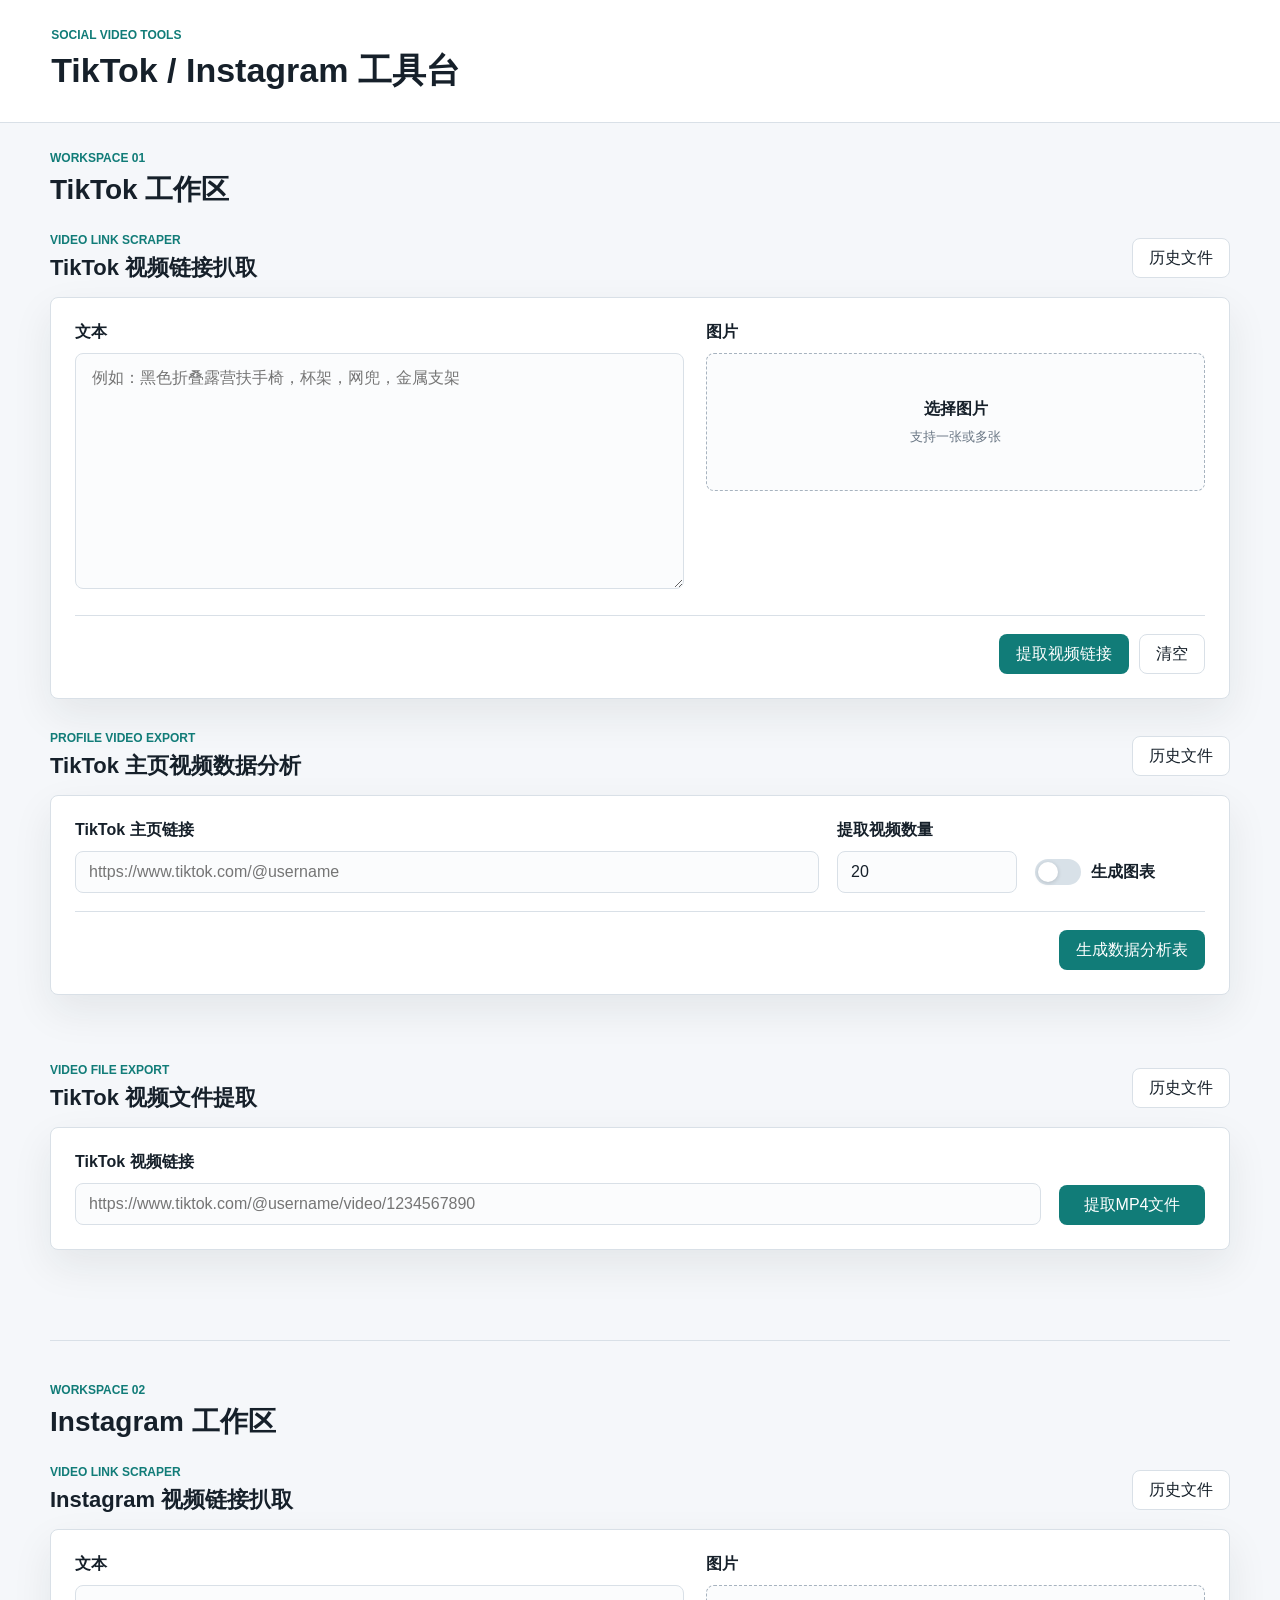
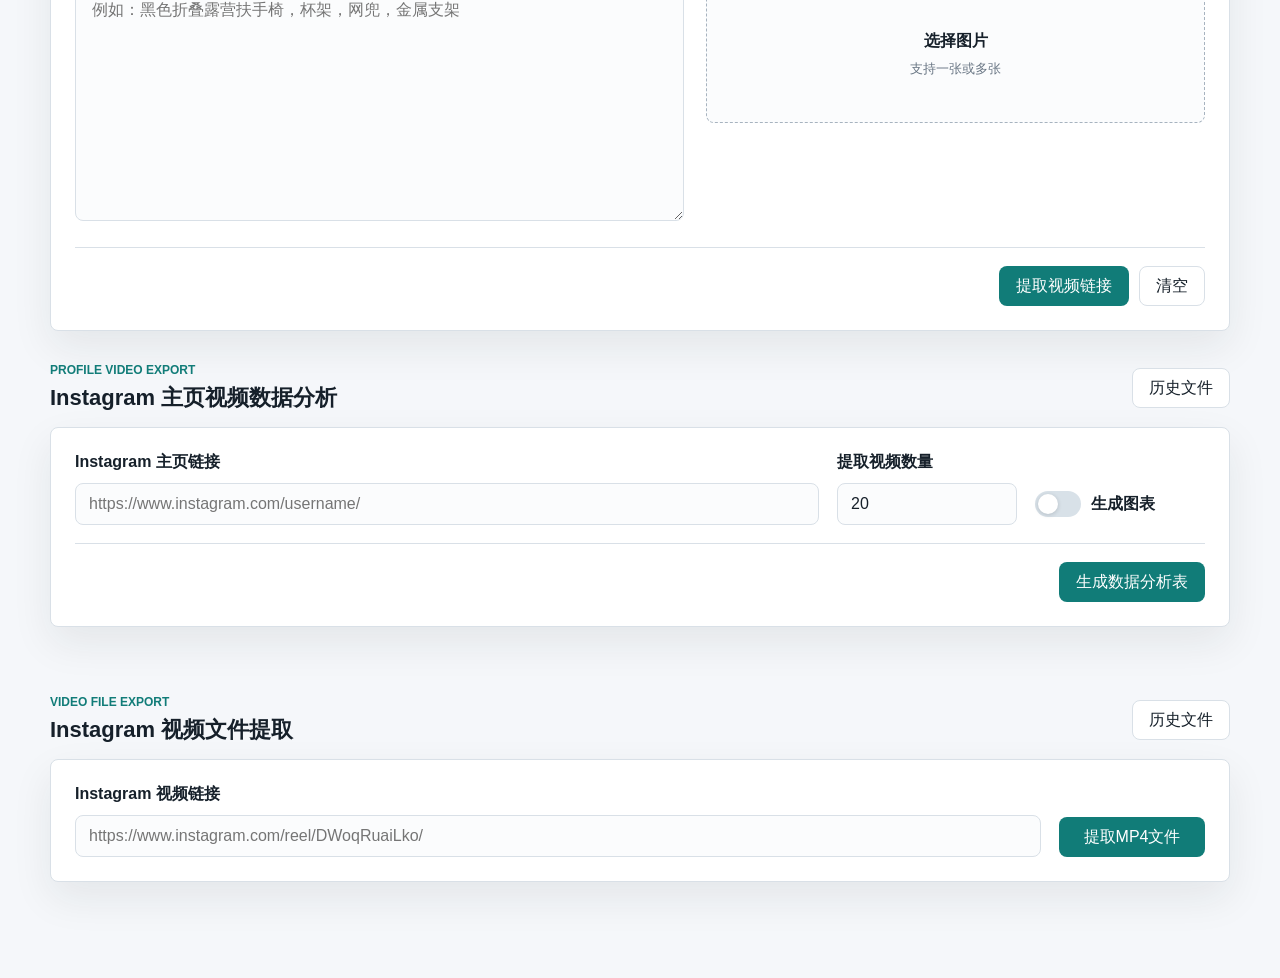
<file: tiktok-tools-web-suite/scripts/tiktok-tools-web/index.html>
<!doctype html>
<html lang="zh-CN">
  <head>
    <meta charset="utf-8" />
    <meta name="viewport" content="width=device-width, initial-scale=1" />
    <title>TikTok / Instagram 工具台</title>
    <link rel="stylesheet" href="styles.css" />
  </head>
  <body>
    <header class="topbar">
      <div>
        <p class="eyebrow">Social Video Tools</p>
        <h1>TikTok / Instagram 工具台</h1>
      </div>
    </header>

    <main class="shell">
      <section class="platform-workspace" id="tiktok-workspace">
        <div class="platform-head">
          <p class="eyebrow">Workspace 01</p>
          <h2>TikTok 工作区</h2>
        </div>

        <section class="module" id="link-module">
          <div class="section-head">
            <div>
              <p class="eyebrow">Video Link Scraper</p>
              <h2>TikTok 视频链接扒取</h2>
            </div>
            <a class="secondary nav-link" href="history.html">历史文件</a>
          </div>

          <form class="workspace" id="extract-form">
            <div class="field">
              <label for="query-text">文本</label>
              <textarea
                id="query-text"
                name="queryText"
                rows="7"
                placeholder="例如：黑色折叠露营扶手椅，杯架，网兜，金属支架"
                required
              ></textarea>
            </div>

            <div class="field">
              <label for="image-input">图片</label>
              <label class="upload-box" for="image-input">
                <span class="upload-title">选择图片</span>
                <span class="upload-subtitle">支持一张或多张</span>
              </label>
              <input id="image-input" name="images" type="file" accept="image/*" multiple />
              <div class="image-grid" id="image-preview" aria-live="polite"></div>
            </div>

            <div class="actions">
              <button class="primary" id="submit-button" type="submit">提取视频链接</button>
              <button class="secondary" id="clear-button" type="button">清空</button>
            </div>
          </form>

          <section class="result-panel" id="result-panel" hidden>
            <div class="result-head">
              <div>
                <p class="eyebrow">Result</p>
                <h2 id="result-title">已生成</h2>
              </div>
              <a class="download-link" id="download-link" href="#" download>下载表格</a>
            </div>
            <div class="table-wrap">
              <table>
                <thead>
                  <tr>
                    <th>视频链接</th>
                  </tr>
                </thead>
                <tbody id="result-rows"></tbody>
              </table>
            </div>
          </section>
        </section>

        <section class="module" id="profile-module">
          <div class="section-head">
            <div>
              <p class="eyebrow">Profile Video Export</p>
              <h2>TikTok 主页视频数据分析</h2>
            </div>
            <a class="secondary nav-link" href="profile-history.html">历史文件</a>
          </div>

          <form class="profile-workspace" id="profile-form">
            <label class="field">
              <span>TikTok 主页链接</span>
              <input
                id="profile-url"
                name="profileUrl"
                type="url"
                inputmode="url"
                placeholder="https://www.tiktok.com/@username"
                autocomplete="off"
                required
              />
            </label>

            <label class="field count-field">
              <span>提取视频数量</span>
              <input id="video-count" name="count" type="number" min="1" step="1" value="20" required />
            </label>

            <label class="chart-toggle">
              <input id="generate-chart" name="generateChart" type="checkbox" />
              <span class="switch" aria-hidden="true"><span></span></span>
              <span class="toggle-text">生成图表</span>
            </label>

            <div class="actions profile-actions">
              <button class="primary" id="profile-button" type="submit">生成数据分析表</button>
            </div>
          </form>

          <div id="profile-status" class="status" role="status" aria-live="polite"></div>
          <section class="result-panel" id="profile-result" hidden>
            <div class="result-head">
              <div>
                <p class="eyebrow">Result</p>
                <h2 id="profile-file-summary">已生成</h2>
              </div>
              <div id="profile-download-list" class="download-list"></div>
            </div>
          </section>
        </section>

        <section class="module" id="video-file-module">
          <div class="section-head">
            <div>
              <p class="eyebrow">Video File Export</p>
              <h2>TikTok 视频文件提取</h2>
            </div>
            <a class="secondary nav-link" href="video-file-history.html">历史文件</a>
          </div>

          <form class="video-file-workspace" id="video-file-form">
            <label class="field video-file-field">
              <span>TikTok 视频链接</span>
              <input
                id="video-file-url"
                name="videoFileUrl"
                type="url"
                inputmode="url"
                placeholder="https://www.tiktok.com/@username/video/1234567890"
                autocomplete="off"
                required
              />
            </label>

            <div class="actions video-file-actions">
              <button class="primary" id="video-file-button" type="submit">提取MP4文件</button>
            </div>
          </form>

          <div id="video-file-status" class="status" role="status" aria-live="polite"></div>
          <section class="result-panel" id="video-file-result" hidden>
            <div class="result-head">
              <div>
                <p class="eyebrow">Result</p>
                <h2 id="video-file-summary">已生成 MP4 文件</h2>
              </div>
              <a class="download-link" id="video-file-download" href="#" download>下载MP4</a>
            </div>
          </section>
        </section>
      </section>

      <section class="platform-workspace" id="instagram-workspace">
        <div class="platform-head">
          <p class="eyebrow">Workspace 02</p>
          <h2>Instagram 工作区</h2>
        </div>

        <section class="module" id="instagram-link-module">
          <div class="section-head">
            <div>
              <p class="eyebrow">Video Link Scraper</p>
              <h2>Instagram 视频链接扒取</h2>
            </div>
            <a class="secondary nav-link" href="instagram-link-history.html">历史文件</a>
          </div>

          <form class="workspace" id="instagram-link-form">
            <div class="field">
              <label for="instagram-query-text">文本</label>
              <textarea
                id="instagram-query-text"
                name="queryText"
                rows="7"
                placeholder="例如：黑色折叠露营扶手椅，杯架，网兜，金属支架"
                required
              ></textarea>
            </div>

            <div class="field">
              <label for="instagram-image-input">图片</label>
              <label class="upload-box" for="instagram-image-input">
                <span class="upload-title">选择图片</span>
                <span class="upload-subtitle">支持一张或多张</span>
              </label>
              <input id="instagram-image-input" name="images" type="file" accept="image/*" multiple />
              <div class="image-grid" id="instagram-image-preview" aria-live="polite"></div>
            </div>

            <div class="actions">
              <button class="primary" id="instagram-link-button" type="submit">提取视频链接</button>
              <button class="secondary" id="instagram-link-clear" type="button">清空</button>
            </div>
          </form>

          <section class="result-panel" id="instagram-link-result" hidden>
            <div class="result-head">
              <div>
                <p class="eyebrow">Result</p>
                <h2 id="instagram-link-title">已生成</h2>
              </div>
              <a class="download-link" id="instagram-link-download" href="#" download>下载表格</a>
            </div>
            <div class="table-wrap">
              <table>
                <thead>
                  <tr>
                    <th>视频链接</th>
                  </tr>
                </thead>
                <tbody id="instagram-link-rows"></tbody>
              </table>
            </div>
          </section>
        </section>

        <section class="module" id="instagram-profile-module">
          <div class="section-head">
            <div>
              <p class="eyebrow">Profile Video Export</p>
              <h2>Instagram 主页视频数据分析</h2>
            </div>
            <a class="secondary nav-link" href="instagram-profile-history.html">历史文件</a>
          </div>

          <form class="profile-workspace" id="instagram-profile-form">
            <label class="field">
              <span>Instagram 主页链接</span>
              <input
                id="instagram-profile-url"
                name="profileUrl"
                type="url"
                inputmode="url"
                placeholder="https://www.instagram.com/username/"
                autocomplete="off"
                required
              />
            </label>

            <label class="field count-field">
              <span>提取视频数量</span>
              <input id="instagram-video-count" name="count" type="number" min="1" step="1" value="20" required />
            </label>

            <label class="chart-toggle">
              <input id="instagram-generate-chart" name="generateChart" type="checkbox" />
              <span class="switch" aria-hidden="true"><span></span></span>
              <span class="toggle-text">生成图表</span>
            </label>

            <div class="actions profile-actions">
              <button class="primary" id="instagram-profile-button" type="submit">生成数据分析表</button>
            </div>
          </form>

          <div id="instagram-profile-status" class="status" role="status" aria-live="polite"></div>
          <section class="result-panel" id="instagram-profile-result" hidden>
            <div class="result-head">
              <div>
                <p class="eyebrow">Result</p>
                <h2 id="instagram-profile-summary">已生成</h2>
              </div>
              <div id="instagram-profile-download-list" class="download-list"></div>
            </div>
          </section>
        </section>

        <section class="module" id="instagram-module">
          <div class="section-head">
            <div>
              <p class="eyebrow">Video File Export</p>
              <h2>Instagram 视频文件提取</h2>
            </div>
            <a class="secondary nav-link" href="instagram-history.html">历史文件</a>
          </div>

          <form class="video-file-workspace" id="instagram-form">
            <label class="field video-file-field">
              <span>Instagram 视频链接</span>
              <input
                id="instagram-url"
                name="instagramUrl"
                type="url"
                inputmode="url"
                placeholder="https://www.instagram.com/reel/DWoqRuaiLko/"
                autocomplete="off"
                required
              />
            </label>

            <div class="actions video-file-actions">
              <button class="primary" id="instagram-button" type="submit">提取MP4文件</button>
            </div>
          </form>

          <div id="instagram-status" class="status" role="status" aria-live="polite"></div>
          <section class="result-panel" id="instagram-result" hidden>
            <div class="result-head">
              <div>
                <p class="eyebrow">Result</p>
                <h2 id="instagram-summary">已生成 MP4 文件</h2>
              </div>
              <a class="download-link" id="instagram-download" href="#" download>下载MP4</a>
            </div>
          </section>
        </section>
      </section>
    </main>

    <div class="toast" id="toast" role="status" aria-live="polite"></div>
    <script src="app.js?v=20260716-instagram-workspace"></script>
  </body>
</html>
</file>
<file: tiktok-tools-web-suite/scripts/tiktok-tools-web/styles.css>
:root {
  --bg: #f5f7fa;
  --panel: #ffffff;
  --ink: #16202a;
  --muted: #697684;
  --line: #d9e0e7;
  --teal: #117c78;
  --teal-dark: #0d5f5c;
  --amber: #b46a00;
  --rose: #b42345;
  --shadow: 0 16px 40px rgba(22, 32, 42, 0.08);
}

* {
  box-sizing: border-box;
}

body {
  margin: 0;
  min-height: 100vh;
  color: var(--ink);
  background: var(--bg);
  font-family: "Microsoft YaHei", "PingFang SC", Arial, sans-serif;
}

button,
input,
textarea {
  font: inherit;
}

.topbar {
  display: flex;
  align-items: center;
  justify-content: space-between;
  gap: 24px;
  padding: 28px clamp(18px, 4vw, 56px);
  background: var(--panel);
  border-bottom: 1px solid var(--line);
}

.eyebrow {
  margin: 0 0 6px;
  color: var(--teal);
  font-size: 12px;
  font-weight: 700;
  letter-spacing: 0;
  text-transform: uppercase;
}

h1,
h2 {
  margin: 0;
  letter-spacing: 0;
}

h1 {
  font-size: clamp(24px, 3vw, 34px);
}

h2 {
  font-size: 22px;
}

.tabs {
  display: inline-flex;
  padding: 4px;
  background: #edf2f5;
  border: 1px solid var(--line);
  border-radius: 8px;
}

.tab {
  min-width: 96px;
  height: 38px;
  border: 0;
  border-radius: 6px;
  color: var(--muted);
  background: transparent;
  cursor: pointer;
}

.tab.active {
  color: var(--ink);
  background: var(--panel);
  box-shadow: 0 1px 4px rgba(22, 32, 42, 0.12);
}

.shell {
  width: min(1180px, calc(100% - 36px));
  margin: 28px auto 60px;
}

.platform-workspace + .platform-workspace {
  margin-top: 54px;
  padding-top: 42px;
  border-top: 1px solid var(--line);
}

.platform-head {
  margin-bottom: 24px;
}

.platform-head h2 {
  font-size: 28px;
}

.module + .module {
  margin-top: 32px;
}

.section-head {
  display: flex;
  align-items: center;
  justify-content: space-between;
  gap: 16px;
  margin-bottom: 14px;
}

.view {
  display: none;
}

.view.active {
  display: block;
}

.workspace {
  display: grid;
  grid-template-columns: minmax(0, 1.1fr) minmax(320px, 0.9fr);
  gap: 22px;
  padding: 24px;
  background: var(--panel);
  border: 1px solid var(--line);
  border-radius: 8px;
  box-shadow: var(--shadow);
}

.field {
  min-width: 0;
}

.field label:first-child {
  display: block;
  margin-bottom: 10px;
  color: var(--ink);
  font-weight: 700;
}

textarea {
  width: 100%;
  min-height: 236px;
  resize: vertical;
  padding: 14px 16px;
  color: var(--ink);
  background: #fbfcfd;
  border: 1px solid var(--line);
  border-radius: 8px;
  outline: none;
}

textarea:focus {
  border-color: var(--teal);
  box-shadow: 0 0 0 3px rgba(17, 124, 120, 0.14);
}

input[type="url"],
input[type="number"] {
  width: 100%;
  min-height: 42px;
  padding: 0 13px;
  color: var(--ink);
  background: #fbfcfd;
  border: 1px solid var(--line);
  border-radius: 8px;
  outline: none;
}

input[type="url"]:focus,
input[type="number"]:focus {
  border-color: var(--teal);
  box-shadow: 0 0 0 3px rgba(17, 124, 120, 0.14);
}

input[type="file"] {
  position: absolute;
  inline-size: 1px;
  block-size: 1px;
  overflow: hidden;
  clip: rect(0 0 0 0);
}

.upload-box {
  display: flex;
  min-height: 138px;
  align-items: center;
  justify-content: center;
  flex-direction: column;
  gap: 8px;
  padding: 18px;
  color: var(--muted);
  background: #fbfcfd;
  border: 1px dashed #a7b3bf;
  border-radius: 8px;
  cursor: pointer;
}

.upload-box:hover {
  border-color: var(--teal);
  color: var(--teal-dark);
}

.upload-title {
  color: var(--ink);
  font-weight: 800;
}

.upload-subtitle {
  font-size: 13px;
}

.image-grid {
  display: grid;
  grid-template-columns: repeat(auto-fill, minmax(92px, 1fr));
  gap: 10px;
  margin-top: 12px;
}

.thumb {
  overflow: hidden;
  background: #f0f3f6;
  border: 1px solid var(--line);
  border-radius: 8px;
}

.thumb img {
  display: block;
  width: 100%;
  aspect-ratio: 1;
  object-fit: cover;
}

.thumb span {
  display: block;
  padding: 7px;
  color: var(--muted);
  font-size: 12px;
  white-space: nowrap;
  overflow: hidden;
  text-overflow: ellipsis;
}

.actions {
  grid-column: 1 / -1;
  display: flex;
  justify-content: flex-end;
  gap: 10px;
  border-top: 1px solid var(--line);
  padding-top: 18px;
}

.profile-workspace {
  display: grid;
  grid-template-columns: minmax(0, 1fr) 180px 170px;
  gap: 18px;
  align-items: end;
  padding: 24px;
  background: var(--panel);
  border: 1px solid var(--line);
  border-radius: 8px;
  box-shadow: var(--shadow);
}

.video-file-workspace {
  display: grid;
  grid-template-columns: minmax(0, 1fr) auto;
  gap: 18px;
  align-items: end;
  padding: 24px;
  background: var(--panel);
  border: 1px solid var(--line);
  border-radius: 8px;
  box-shadow: var(--shadow);
}

.profile-workspace .field span {
  display: block;
  margin-bottom: 10px;
  color: var(--ink);
  font-weight: 700;
}

.video-file-workspace .field span {
  display: block;
  margin-bottom: 10px;
  color: var(--ink);
  font-weight: 700;
}

.chart-toggle {
  display: inline-flex;
  align-items: center;
  gap: 10px;
  min-height: 42px;
  cursor: pointer;
  user-select: none;
}

.chart-toggle input {
  position: absolute;
  inline-size: 1px;
  block-size: 1px;
  overflow: hidden;
  clip: rect(0 0 0 0);
}

.switch {
  display: inline-flex;
  align-items: center;
  width: 46px;
  height: 26px;
  padding: 3px;
  background: #d8e1e8;
  border-radius: 999px;
  transition: background 160ms ease;
}

.switch span {
  width: 20px;
  height: 20px;
  background: #fff;
  border-radius: 50%;
  box-shadow: 0 1px 4px rgba(22, 32, 42, 0.18);
  transition: transform 160ms ease;
}

.chart-toggle input:checked + .switch {
  background: var(--teal);
}

.chart-toggle input:checked + .switch span {
  transform: translateX(20px);
}

.toggle-text {
  color: var(--ink);
  font-weight: 700;
}

.profile-actions {
  grid-column: 1 / -1;
}

.video-file-actions {
  grid-column: auto;
  border-top: 0;
  padding-top: 0;
}

.video-file-actions .primary {
  min-width: 146px;
}

.status {
  min-height: 22px;
  margin-top: 14px;
  color: var(--muted);
  font-size: 14px;
}

.status.error {
  color: var(--rose);
}

.download-list {
  display: inline-flex;
  flex-wrap: wrap;
  gap: 10px;
  justify-content: flex-end;
}

.primary,
.secondary,
.download-link {
  display: inline-flex;
  align-items: center;
  justify-content: center;
  min-height: 40px;
  padding: 0 16px;
  border-radius: 8px;
  border: 1px solid transparent;
  text-decoration: none;
  cursor: pointer;
  white-space: nowrap;
}

.primary {
  color: #fff;
  background: var(--teal);
}

.primary:hover {
  background: var(--teal-dark);
}

.primary:disabled {
  cursor: wait;
  opacity: 0.72;
}

.secondary {
  color: var(--ink);
  background: #fff;
  border-color: var(--line);
}

.secondary:hover {
  border-color: #a7b3bf;
}

.download-link {
  color: #fff;
  background: var(--amber);
}

.history-actions {
  display: inline-flex;
  align-items: center;
  justify-content: flex-end;
  gap: 8px;
}

.danger {
  display: inline-flex;
  align-items: center;
  justify-content: center;
  min-height: 40px;
  padding: 0 16px;
  color: var(--rose);
  background: #fff;
  border: 1px solid #efb8c5;
  border-radius: 8px;
  cursor: pointer;
  white-space: nowrap;
}

.danger:hover {
  color: #fff;
  background: var(--rose);
  border-color: var(--rose);
}

.result-panel,
#history-view {
  margin-top: 22px;
  padding: 24px;
  background: var(--panel);
  border: 1px solid var(--line);
  border-radius: 8px;
  box-shadow: var(--shadow);
}

.result-head,
.history-head {
  display: flex;
  align-items: center;
  justify-content: space-between;
  gap: 16px;
  margin-bottom: 18px;
}

.table-wrap {
  overflow-x: auto;
  border: 1px solid var(--line);
  border-radius: 8px;
}

table {
  width: 100%;
  border-collapse: collapse;
  min-width: 760px;
}

th,
td {
  padding: 12px 14px;
  border-bottom: 1px solid var(--line);
  text-align: left;
  vertical-align: top;
  font-size: 14px;
}

th {
  color: var(--muted);
  background: #f7f9fb;
  font-weight: 700;
}

td a {
  color: var(--teal-dark);
  word-break: break-all;
}

tr:last-child td {
  border-bottom: 0;
}

.history-list {
  display: grid;
  gap: 12px;
}

.history-item {
  display: grid;
  grid-template-columns: 1fr auto;
  gap: 14px;
  align-items: center;
  padding: 16px;
  border: 1px solid var(--line);
  border-radius: 8px;
  background: #fbfcfd;
}

.history-item strong {
  display: block;
  margin-bottom: 6px;
}

.history-meta {
  color: var(--muted);
  font-size: 13px;
}

.empty {
  padding: 28px;
  color: var(--muted);
  text-align: center;
  border: 1px dashed var(--line);
  border-radius: 8px;
  background: #fbfcfd;
}

.toast {
  position: fixed;
  left: 50%;
  bottom: 24px;
  transform: translateX(-50%) translateY(18px);
  max-width: min(520px, calc(100% - 32px));
  padding: 12px 16px;
  color: #fff;
  background: var(--ink);
  border-radius: 8px;
  opacity: 0;
  pointer-events: none;
  transition: opacity 160ms ease, transform 160ms ease;
}

.toast.show {
  opacity: 1;
  transform: translateX(-50%) translateY(0);
}

.toast.error {
  background: var(--rose);
}

@media (max-width: 760px) {
  .topbar,
  .result-head,
  .history-head {
    align-items: stretch;
    flex-direction: column;
  }

  .tabs {
    width: 100%;
  }

  .tab {
    flex: 1;
  }

  .workspace {
    grid-template-columns: 1fr;
    padding: 18px;
  }

  .profile-workspace {
    grid-template-columns: 1fr;
    padding: 18px;
  }

  .video-file-workspace {
    grid-template-columns: 1fr;
    padding: 18px;
  }

  .video-file-actions {
    grid-column: 1 / -1;
    border-top: 1px solid var(--line);
    padding-top: 18px;
  }

  .actions {
    justify-content: stretch;
  }

  .primary,
  .secondary,
  .download-link,
  .danger {
    flex: 1;
  }

  .history-item {
    grid-template-columns: 1fr;
  }

  .history-actions {
    justify-content: stretch;
  }
}
</file>
